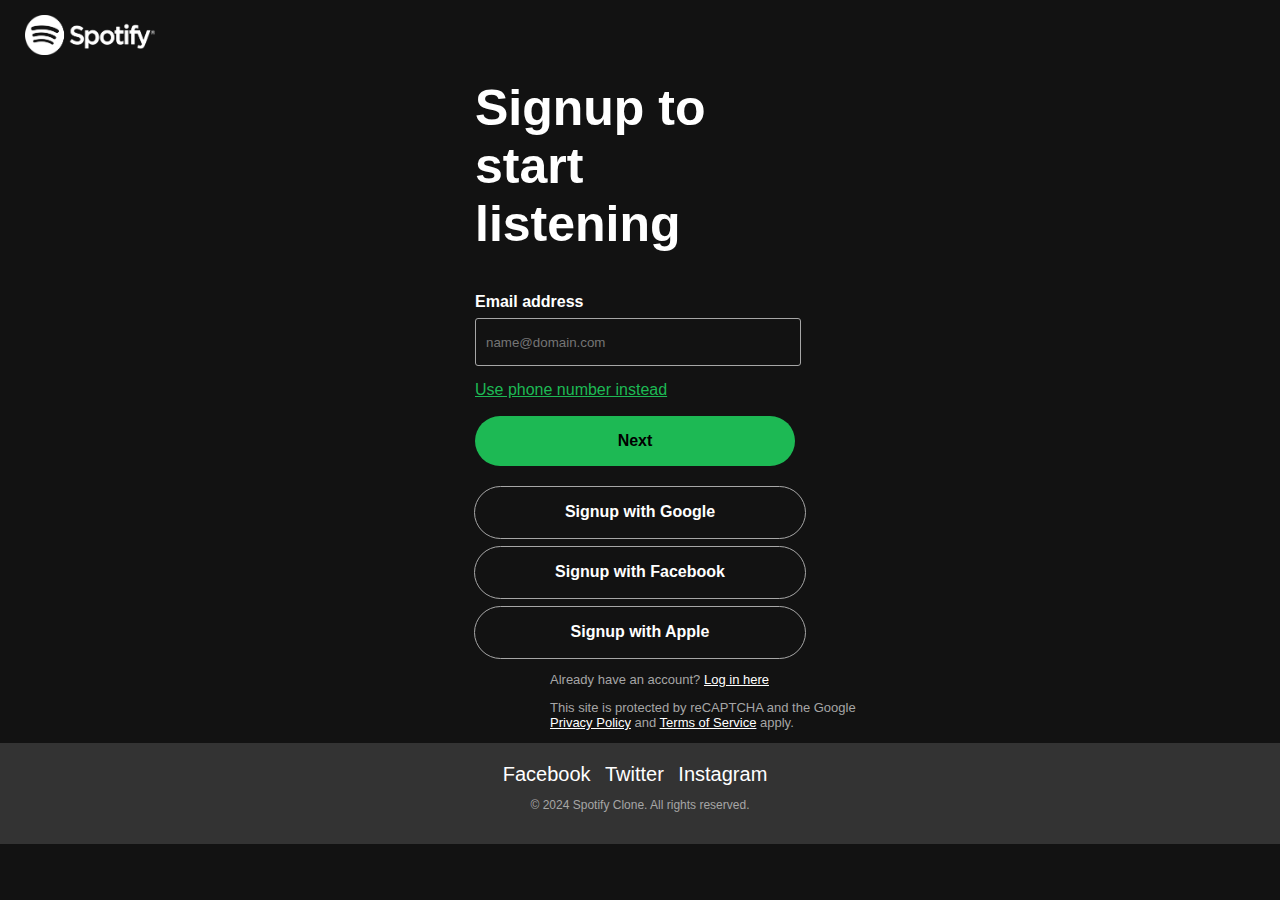
<file: signup.html>
<!DOCTYPE html>
<html lang="en">
<head>
    <link rel="stylesheet" href="signup.css">
    <meta charset="UTF-8">
    <meta name="viewport" content="width=device-width, initial-scale=1.0">
    <title>Document</title>
</head>
<body>
    <div class="logo">
        <img src="spo-logo.png" alt="spotify logo">
    </div>
    <div class="box">
        <h1>Signup to start <br>listening</h1>
        <label>
            <strong>Email address</strong>
            <br>
            <input type="text" placeholder="name@domain.com" class="input-box">
        </label>
        <br>
        <div>
            <a href="" class="ph-number">Use phone number instead</a>
        </div>
        <div>
            <button class="next">Next</button>
        </div>
    </div>
    <div class="signup-box">
        <span>Signup with Google</span>
    </div>

    <div class="signup-box">
      <span>Signup with Facebook</span>
    </div>

    <div class="signup-box">
      <span>Signup with Apple</span>
    </div>
    <footer class="footer">
        <div class="spotifyContain">
            <p>Already have an account? <a href="login.html">Log in here</a></p>
            <p>This site is protected by reCAPTCHA and the Google <br><a href="https://policies.google.com/privacy">Privacy Policy</a> and <a href="https://policies.google.com/terms">Terms of Service</a> apply.</p>
        </div>
    </footer>
    <footer class="footer-1">
        <ul class="social-icons">
            <li><a href="https://www.facebook.com/Spotify/" target="_blank">Facebook</a></li>
            <li><a href="https://twitter.com/Spotify?ref_src=twsrc%5Egoogle%7Ctwcamp%5Eserp%7Ctwgr%5Eauthor" target="_blank">Twitter</a></li>
            <li><a href="https://www.instagram.com/spotify/" target="_blank">Instagram</a></li>
        </ul>
        <p>&copy; 2024 Spotify Clone. All rights reserved.</p>
    </footer>
</body>
</html>
</file>
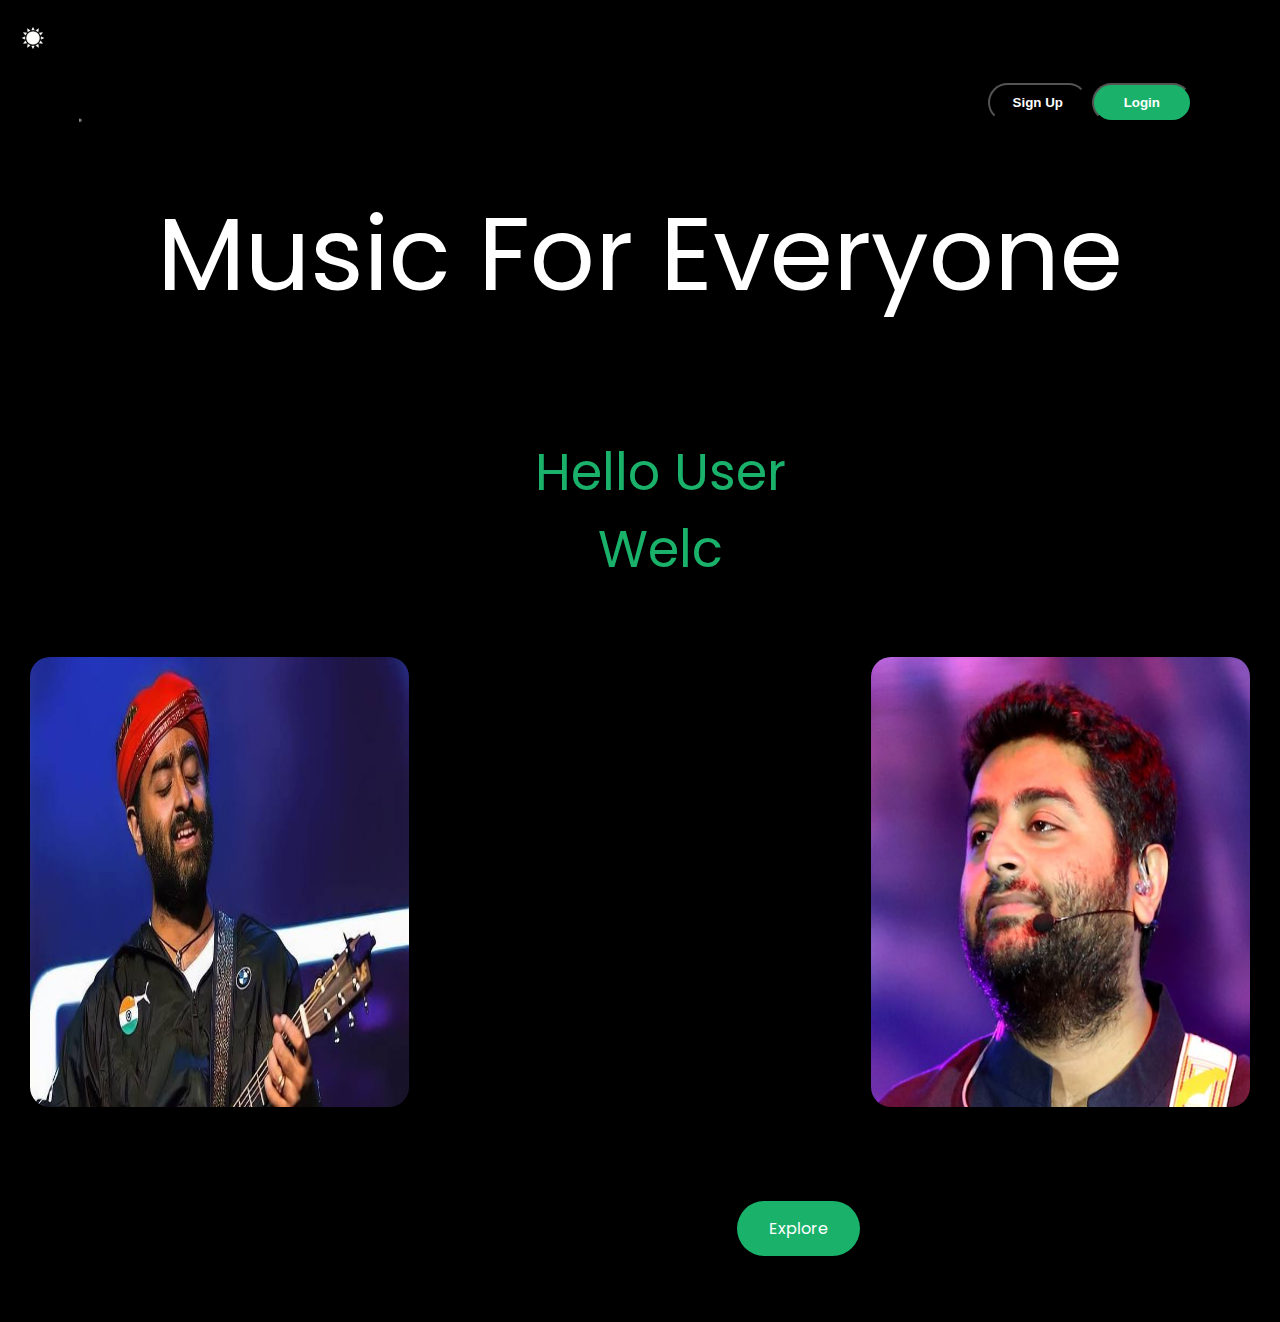
<file: home-page/home.html>
<!DOCTYPE html>
<html lang="en">

<head>
    <meta charset="UTF-8">
    <meta http-equiv="X-UA-Compatible" content="IE=edge">
    <meta name="viewport" content="width=device-width, initial-scale=1.0">
    <title>Home</title>
    <link rel="stylesheet" href="home.css">
    <link rel="stylesheet" href="https://unpkg.com/aos@next/dist/aos.css" />
    <link rel="icon" type="image/x-icon" href="favicon.png">
</head>

<body>
    <div class="light_dark">
        <img src="sun-icon.png" alt="" id="icon">
     </div>
    <audio src="kano-pichu-dako.mp3" class="myAudio" autoplay loop volume="1"></audio>
    <div class="nav-bar">
        <div class="vid">
            <video src="./Spotify.mp4" autoplay loop muted></video>
        </div>
        <!-- <img src="./spotify.png" alt=""> -->
        <div class="signup-login">
            <a href="../sign-in-and-login/sign_up_form.html"><button class="signup">Sign Up</button></a>
            <a href="../sign-in-and-login/login_form.html"><button class="login">Login</button></a>
        </div>
    </div>

    <br>

    <!-- <div class="melody">
        <img src="./mel.png" alt="">
    </div> -->
    <p class="intro" data-aos="fade-up">Music For Everyone</p>
    <div class="wrapper">
        <ul class="dynamic">
            <li><span>Hello User</span></li>
            <li class="say"><span>Welcome To Say Music</span></li>
        </ul>
        <br>
    </div>

    <div class="container" data-aos="fade-in">
        <div class="box one" data-aos="fade-left">
            <div class="card">
                <div class="front-card">
                    <img src="./arijit.jpeg" alt="">
                </div>
                <div class="back-card fst">
                    Say Music is a spotify clone dedicated to the all time no. 1 singer Arijit Singh
                </div>
            </div>
        </div>
        <div class="box two" data-aos="fade-left">

            <div class="card mid">
                <div class="front-card">
                    <iframe src="https://giphy.com/embed/RNsy0PmZj6Ajpff1Qm" width="80%" height="80%"
                        style="position:absolute" frameBorder="0" class="giphy-embed"></iframe>
                </div>
                <div class="back-card">
                    Experience the magical voice of Arijit Singh
                </div>
            </div>
        </div>
        <div class="box three" data-aos="fade-right">
            <div class="card">
                <div class="front-card">
                    <img src="./singh.jpg" alt="">
                </div>
                <div class="back-card fst">
                    Say Music is the one stop solution for all Arijit fans
                </div>
            </div>
        </div>
    </div>
    <br><br>
    <div class="end-grid">
        <div class="end-text" data-aos="fade-right">
            Your music.<br>Your podcast.<br>Your Home.
        </div>
        <div class="press">
            <a href="../index.html" class="snake-button">Explore</a>
        </div>
    </div>

</body>
<script src="home.js"></script>
<script src="https://unpkg.com/aos@next/dist/aos.js"></script>
<script>
    AOS.init({
        duration: 1000,
    });
</script>

</html>
</file>
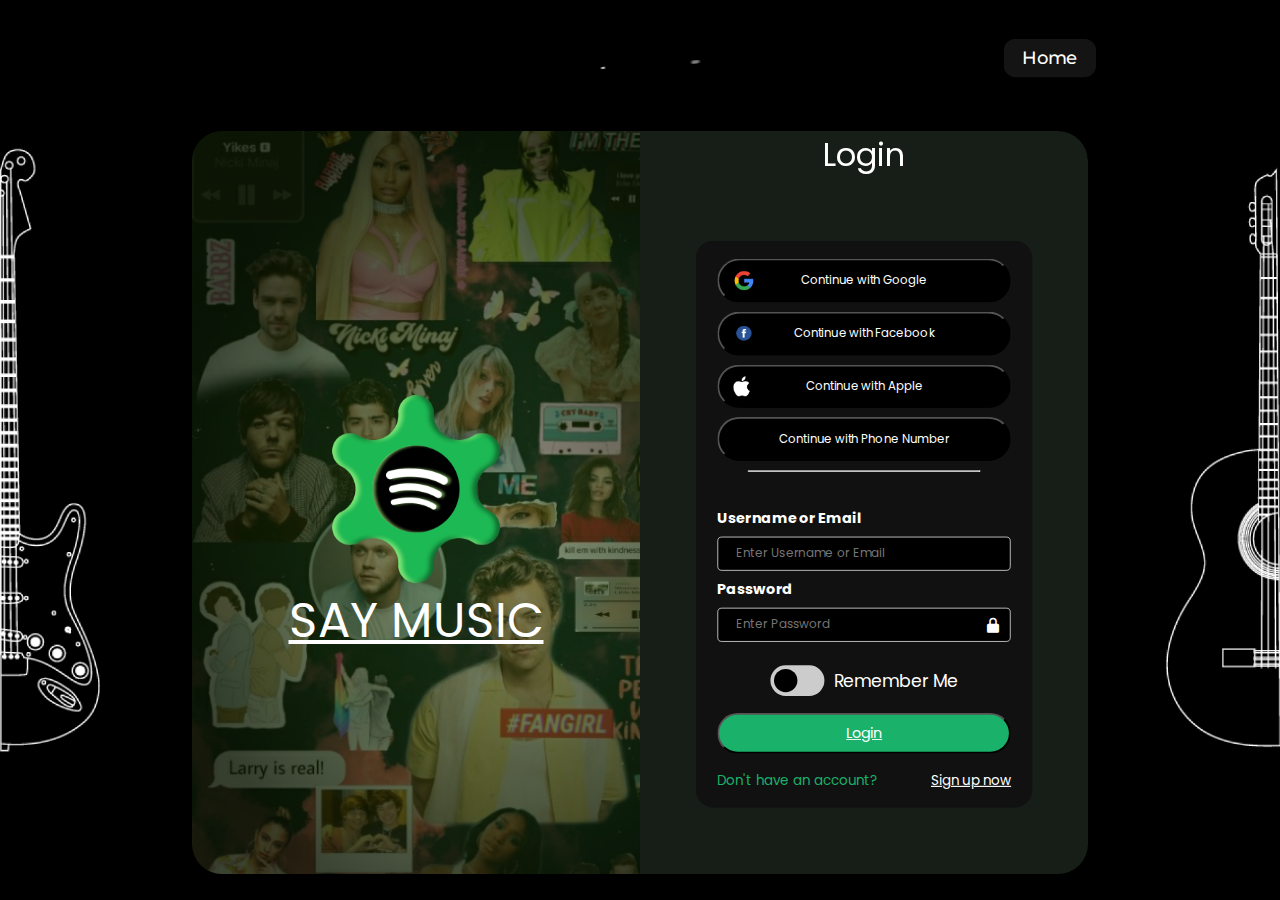
<file: sign-in-and-login/login_form.html>
<!DOCTYPE html>
<html lang="en">

<head>
    <meta charset="UTF-8">
    <meta http-equiv="X-UA-Compatible" content="IE=edge">
    <meta name="viewport" content="width=device-width, initial-scale=1.0">
    <title>Login</title>
    <link rel="shortcut icon" href="favicon.png" type="image/x-icon">
    <link href='https://unpkg.com/boxicons@2.1.4/css/boxicons.min.css' rel='stylesheet'>
    <link rel="stylesheet" href="login_form.css">
    <link rel="stylesheet" href="https://unpkg.com/aos@next/dist/aos.css" />
    <link rel="icon" type="image/x-icon" href="favicon.png">

    <style>
        @import url('https://fonts.googleapis.com/css2?family=Montserrat:wght@100;200;300;400;500;600;700;800;900&display=swap');

        .home {
            background: rgb(21, 20, 20);
            border-radius: 20px;
            padding: 1%;
            float: left;
            display: flex;
            font-family: 'Montserrat', sans-serif;
            align-items:center;
            width:max(10vw,10vh);
            height: max(3vw,3vh);
            font-size: 2.3vw;
            font-weight:500;
            justify-content: center;
            position: relative;
            overflow: hidden;
            transition: 0.8s;
            z-index: 10;
            position: fixed;
            top:0;
            right:10%;
            scale:0.6;
            
        }

        .home:hover{
            color:black;
            font-weight:700;
            /* text-shadow: 0 0 5px black; */
        }

        .home::before{
            content:"";
            position:absolute;
            width:0%;
            height:0%;
            left:50%;
            background: #1ab26b;
            z-index: -1;
            transition: 0.8s;
            top:50%;
            border-radius: 50%;
        }

        .home:hover::before{
            width: 400%;
            height: 400%;
            scale:200%;
            
        }

        .header,
        .topcard,
        .home {
            margin: 2vw;
        }
    </style>
</head>

<body>


    <div class="header">
        <div class="vid">
            <video src="./Spotify.mp4" autoplay loop muted></video>
        </div>
    </div>

    <a href="../index.html"><div class="home">
        Home
    </div></a>
    

    
    <div class="topcard">
        <div class="rightcard">
            <a href="../index.html">
                <div id="log-bg">
                    <div class="logo-photo"></div>
                    <p id="sm">SAY MUSIC</p>
                    
                </div>
            </a>
            

        </div>
        <div class="leftcard">
            <div class="login-header" data-aos="fade-up">
                <p>Login</p>
            </div>
            

            <br>
            <div class="login-box" data-aos="zoom-in">
                <div class="login-options">



                    <button id="nbtn2"> <img src="./google.png" height="25px" width="25px" alt=""> Continue with Google</button>

                    <button id="nbtn2"> <img src="./facebook.png" height="30px" width="30px" alt=""> Continue with
                        Facebook</button>

                    <button id="nbtn2"> <img src="./apple.png" height="25px" width="22px" alt=""> Continue with Apple</button>

                    <button id="nbtn2"> Continue with Phone Number</button>

                </div>
                <hr>
                <form name="loginForm" class="lform">
                    <div class="container">
                        <label for="uname"><b>Username or Email</b></label>
                        <input type="text" placeholder="Enter Username or Email" name="uname" id="name" required>
                        <p id="errormsg1" class="errormsg"></p>
                        <label for="psw"><b>Password</b></label>
                        <div class="passw">
                            <input type="password" placeholder="Enter Password" name="psw" required>
                             <i class='bx bxs-lock-alt' id="lock"></i>
                        </div>
                        <p id="errormsg2" class="errormsg"></p>
                    </div>
                    <div class="remember-me">
                        <label class="switch">
                            <input type="checkbox">
                            <span class="slider round"></span>
                        </label>
                        <p>Remember Me</p>
                    </div>
                    <div class="login-button">
                        <a href=""><button id="nbtn" type="submit" onclick="return validateForm()"
                                style="cursor: pointer;">Login</button></a>
                    </div>
                    <div class="log">
                        <p>Don't have an account?</p>
                        <a href="./sign_up_form.html">
                            <p><u>Sign up now</u></p>
                        </a>
                    </div>

                </form>
            </div>
        </div>
        
    </div>



    <img src="./guitar-1.png" class="guitar one" alt="">
    <img src="./guitar-2.png" class="guitar two" alt="">
</body>

<script src="https://unpkg.com/aos@next/dist/aos.js"></script>
<script src="./login_form.js"></script>
<script>
    let password = document.getElementById("psw");
    let lock = document.getElementById("lock");
    lock.onclick = function () {
        if (password.type == "password") {
            password.type = "text";
            lock.classList.remove("bxs-lock-alt");
            lock.classList.add("bxs-lock-open-alt");
        }
        else {
            password.type = "password";
            lock.classList.remove("bxs-lock-open-alt");
            lock.classList.add("bxs-lock-alt");
        }
    }
    AOS.init();
</script>

</html>
</file>
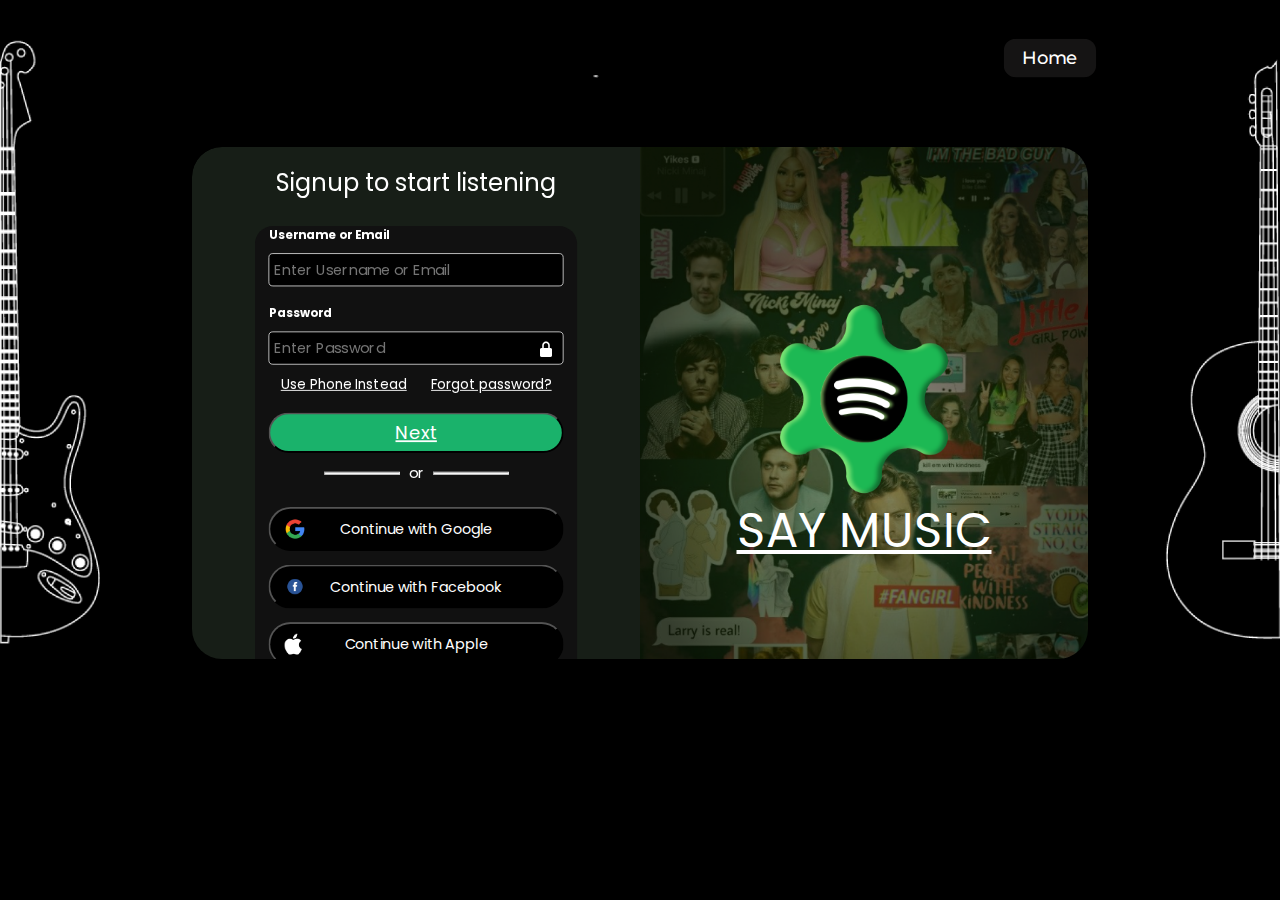
<file: sign-in-and-login/sign_up_form.html>
<!DOCTYPE html>
<html lang="en">

<head>
    <meta charset="UTF-8">
    <meta http-equiv="X-UA-Compatible" content="IE=edge">
    <meta name="viewport" content="width=device-width, initial-scale=1.0">
    <title>Sign up</title>
    <link rel="shortcut icon" href="favicon.png" type="image/x-icon">
    <link href='https://unpkg.com/boxicons@2.1.4/css/boxicons.min.css' rel='stylesheet'>
    <link rel="stylesheet" href="sign_up_form.css">
    <link rel="stylesheet" href="https://unpkg.com/aos@next/dist/aos.css" />
    <link rel="icon" type="image/x-icon" href="favicon.png">
    <style>
        @import url('https://fonts.googleapis.com/css2?family=Montserrat:wght@100;200;300;400;500;600;700;800;900&display=swap');

        .home {
            background: rgb(21, 20, 20);
            border-radius: 20px;
            padding: 1%;
            float: left;
            display: flex;
            font-family: 'Montserrat', sans-serif;
            align-items:center;
            width:max(10vw,10vh);
            height: max(3vw,3vh);
            font-size: 2.3vw;
            font-weight:500;
            justify-content: center;
            position: relative;
            overflow: hidden;
            transition: 0.8s;
            z-index: 10;
            position: fixed;
            top:0;
            right:10%;
            scale:0.6;
            
        }

        .home:hover{
            color:black;
            font-weight:700;
            /* text-shadow: 0 0 5px black; */
        }

        .home::before{
            content:"";
            position:absolute;
            width:0%;
            height:0%;
            left:50%;
            background: #1ab26b;
            z-index: -1;
            transition: 0.8s;
            top:50%;
            border-radius: 50%;
        }

        .home:hover::before{
            width: 400%;
            height: 400%;
            scale:200%;
            
        }

        .header,
        .topcard,
        .home {
            margin: 2vw;
        }
    </style>
</head>

<body>
    <div class="header">
        <div class="vid">
            <video src="./Spotify.mp4" autoplay loop muted></video>
        </div>
    </div>

    <a href="../index.html"><div class="button home">
        Home
    </div></a>
    <div class="topcard">
        <div class="leftcard">
            <div class="login-header" data-aos="fade-up">
                <p>Signup to start listening</p>
            </div>


            <div class="login-box" data-aos="zoom-in">


                <form name="loginForm" class="lform">
                    <div class="container">
                        <label for="uname"><b>Username or Email</b></label>
                        <input type="text" placeholder="Enter Username or Email" name="uname" id="name" required>
                        <p id="errormsg1" class="errormsg"></p>
                        <label for="psw"><b>Password</b></label>
                        <div class="passw">
                            <input type="password" id="psw" placeholder="Enter Password" name="psw" required>
                            <i class='bx bxs-lock-alt' id="lock"></i>
                        </div>
                        <p id="errormsg2" class="errormsg"></p>
                    </div>
                    <div class="use-phn">
                        <a>
                            <p><u>Use Phone Instead</u></p>
                        </a>
                        <a>
                            <p><u>Forgot password?</u></p>
                        </a>
                    </div>

                    <div class="login-button">
                        <a href=""><button id="nbtn" type="submit" onclick="return validateForm()">Next</button></a>
                    </div>
                    <div class="hr-line">
                        <hr>
                        <p>or</p>
                        <hr>
                    </div>

                    <div class="login-options">

                        <button id="nbtn2"> <img src="./google.png" height="25px" width="25px" alt=""> Continue with
                            Google</button>

                        <button id="nbtn2"> <img src="./facebook.png" height="30px" width="30px" alt=""> Continue with
                            Facebook</button>

                        <button id="nbtn2"> <img src="./apple.png" height="25px" width="22px" alt=""> Continue with Apple</button>
                    </div>
                    <div class="log">
                        <p>Already have an account?</p>
                        <a href="./login_form.html">
                            <p><u>Log in now</u></p>
                        </a>
                    </div>
                </form>
            </div>
        </div>
        <div class="rightcard">
            <a href="../index.html">
                <div id="log-bg">
                    <div class="logo-photo"></div>
                    <p id="sm">SAY MUSIC</p>
                </div>
            </a>

        </div>
    </div>



    <img src="./guitar-1.png" class="guitar one" alt="">
    <img src="./guitar-2.png" class="guitar two" alt="">
    <script src="signUp.js"></script>
</body>
<!-- <script src="./login_form.js"></script> -->
<script src="https://unpkg.com/aos@next/dist/aos.js"></script>
<script>
    let password = document.getElementById("psw");
    let lock = document.getElementById("lock");
    lock.onclick = function () {
        if (password.type == "password") {
            password.type = "text";
            lock.classList.remove("bxs-lock-alt");
            lock.classList.add("bxs-lock-open-alt");
        }
        else {
            password.type = "password";
            lock.classList.remove("bxs-lock-open-alt");
            lock.classList.add("bxs-lock-alt");
        }
    }
    AOS.init();
</script>

</html>
</file>
<file: signup.css>
body {
    background-color: #121212;
    margin: 0;
    padding: 0;
    display: block;
    color: white;
    justify-content: center;
    align-items: flex-start;
    min-height: 100vh;
    font-family: 'Franklin Gothic Medium', 'Arial Narrow', Arial, sans-serif;
}

img {
    max-width: 130px;
    height: 40px;
    margin-left: 25px;
    margin-top: 15px;
}

.box {
    text-align: left;
    width: 330px;
    margin: 0 auto;
    padding: 20px;
}

h1 {
    font-size: 50px;
    font-weight: bold;
    margin-top: 0;
    margin-bottom: 40px;
}

.input-box {
    background-color: transparent;
    margin-top: 7px;
    border: 2px solid #a6a6a6;
    border-radius: 3px;
    border-width: 0.2px;
    height: 44px;
    width: 320px;
    margin-bottom: 15px;
}

.input-box::placeholder {
    padding-left: 8px;
}

.ph-number {
    color: #1DB954;
}

.next {
    background-color: #1DB954;
    height: 50px;
    width: 320px;
    margin-top: 17px;
    border: 1px #1DB954;
    border-radius: 40px;
    font-size: 16px;
    font-weight: bold;
}

p {
    color: #a6a6a6;
}

p a {
    color: rgb(255, 255, 255);
}

.footer {
    padding-left: 550px;
    font-size: 13px;
}
.spotifycontain {
    font-weight: 100;
}

.signup-box {
    height: 35px;
    width: 320px;
    border: 1px solid #a6a6a6;
    border-radius: 40px;
    font-size: 16px;
    font-weight: bold;
    width: 330px;
    margin: 0 auto;
    text-align: center;
    margin-bottom: 7px;
    padding-top: 16px;
}
.signup-box:hover {
    border-color: aliceblue;
}
body {
    margin: 0;
    padding: 0;
    font-family: Arial, sans-serif;
}
.footer-1 {
    background-color: #333;
    color: #fff;
    text-align: center;
    padding: 20px;
}
.social-icons {
    list-style: none;
    padding: 0;
    margin: 0;
}
.social-icons li {
    display: inline-block;
    margin-right: 10px;
}
.social-icons a {
    text-decoration: none;
    color: #fff;
    font-size: 20px;
}

.footer-1 p {
    font-size: 12px;
}
</file>
<file: home-page/home.css>
@import url('https://fonts.googleapis.com/css2?family=Poppins:wght@700&display=swap');

body{
    /* background-color: black; */
    background-color: var(--background-color1);
}

.nav-bar{
    position: absolute;
    display: flex;
    align-items: center;
    justify-content: space-around;
    /* background-color: rgba(17,17,17,1); */
    /* background-color: black; */
    background-color: var(--background-color2);
    height: 10vh;
    width: 98vw;
    gap: 50vw;
    border-radius: 20px;
}

.nav-bar > img{
    height: 50px;
}

.vid{
    position: relative;
    height: 20vh;
    width: 10vw;
}

.vid > video {
    position: absolute;
    top: 0;
    left: 0;
    width: 100%;
    height: 100%;
    object-fit:cover;
    
  }

.signup, .login{
    /* position: absolute; */
    background-color: black;
    padding: 10px;
    border-radius: 20px;
    color: white;
    font-weight: 600;
    width: 100px;
    cursor: pointer;
}

.login{
    background-color: #1ab26b;
}

.intro{
    text-align: center;
    /* color: white; */
    color: var(--primary-color1);
    font-family: 'Poppins', sans-serif;
    font-size: 8vw;
}

.wrapper{
    color: #1ab26b
}

.dynamic {
    list-style: none;
    text-align: center;
    font-family: 'Poppins', sans-serif;
    font-size: 4vw;
}

.end-grid{
    display: grid;
    grid-template-columns: 1fr 3fr;
}

.press{
    display: flex;
    justify-content: center;
    align-items: center;
}



.container{
    display: flex;
    align-items: center;
    justify-content: space-evenly;
    gap: 20px;
}

.box{
    background-color: transparent;
    height: 50vh;
    width: 30%;
}

/* .two{
    display: flex;
    align-items: center;
    justify-content: center;
    position: relative;
} */

.card{
    position: relative;
    display: flex;
    justify-content: center;
    align-items: center;
    border-radius: 20px;
    height: 100%;
    width: 100%;
    transform-style: preserve-3d;
    transition: all 0.5s ease;

}

.card:hover{
    transform: rotateY(180deg);
}

.front-card{
    position: absolute;
    display: flex;
    justify-content: center;
    align-items: center;
    border-radius: 20px;
    width: 100%;
    height: 100%;
    backface-visibility: hidden;
}

.front-card > img{
    position: absolute;
    width: 100%;
    height: 100%;
    border-radius: 20px;
    
}

.album{
    position: absolute;
    height: 50px;
    width: 50px;
    border-radius: 50%;
    left: 60px;
}

.mid{
    background-color: transparent;
    transition: all 0.1s ease;
}



.back-card{
    display: flex;
    align-items: center;
    justify-content: center;
    position: absolute;
    border-radius: 20px;
    width: 100%;
    height: 100%;
    backface-visibility: hidden;
    overflow: hidden;
    font-family: 'Poppins', sans-serif;
    background-color: rgba(17,17,17,1);
    transform: rotateY(180deg);
    color: aliceblue;
    font-size: 45px;
    text-align: center;
}

.fst{
    padding: 20px;
    font-size: 30px;
}

.mid > .back-card{
    font-family: 'Poppins', sans-serif;
    background-color: rgba(17,17,17,1);
}

.end-text{
    display: inline-block;
    font-family: 'Poppins', sans-serif;
    color: white;
    font-size: 3vw;
}



.snake-button {
    background-color: #1ab26b;
    font-family: 'Poppins', sans-serif;
    border: none;
    color: white;
    padding: 15px 32px;
    text-align: center;
    text-decoration: none;
    display: inline-block;
    font-size: 16px;
    margin: 4px 2px;
    cursor: pointer;
    border-radius: 50px;
    animation: snake 2s infinite;
  }
  
  @keyframes snake {
    0% {
      box-shadow: 0 0 0 0 rgba(76, 175, 80, 0.7);
    }
  
    25% {
      box-shadow: 0 0 0 10px rgba(76, 175, 80, 0.7);
    }
  
    50% {
      box-shadow: 0 0 0 20px rgba(76, 175, 80, 0.7);
    }
  
    75% {
      box-shadow: 0 0 0 10px rgba(76, 175, 80, 0.7);
    }
  
    100% {
      box-shadow: 0 0 0 0 rgba(76, 175, 80, 0.7);
    }
  }

@media (max-width: 1226px) {
    .nav-bar{
        position: relative;
        top: 0.2vh;
        height: 150px;
        display: flex;
        /* width: 3vw; */
        justify-content: center;
    }
    /* .container{
        display: flex;
        flex-direction: column;
        align-items: center;
        justify-content: center;
    } */
    .vid{
        position: relative;
        width: 25vw;
        height: 10vh;
    }

    .intro{
        position: relative;
    }

    .signup-login{
        display: flex;
        flex-direction: column;
        gap: 10px;
    }

    .signup, .login{
        width: 70px;
        height: 40px;
        padding: 5px;
    }
}

::-webkit-scrollbar{
    width: 15px;
  }
  
  ::-webkit-scrollbar-track{
    /* background: linear-gradient(#7ab6e0,#7ab6e0,#7ab6e0,#ffffff, #edbb00 #ffffff,#7ab6e0,#7ab6e0, #7ab6e0); */
    background: linear-gradient(#1ed760,#00ff59,#80c019,rgba(17,17,17,0.8));
    border-radius: -20px;
  }
  
  ::-webkit-scrollbar-thumb{
    background: linear-gradient(#1ed760,#80c019);
    border-radius: 20px;
    border: 2px solid #000;
  }

@media (max-width: 800px){
    .container{
        flex-direction: column;
        justify-content: center;
        align-items: center;
    }

    .front-card > img{
        height: 50vh;
    }
    .container{
        gap: 5vh;
    }

    .box{
        height: 300px;
        width: 300px;
    }

    /* .card{
        top: 20vh;
        height: 100px;
        width: 90vw;
    } */

    .front-card{
        height: 300px;
        width: 400px;
    }

    .back-card{
        height: 300px;
        width: 300px;
    }

    .end-grid{
        position: relative;
        top: 30px;
        display: flex;
        flex-direction: column;
        align-items: center;
        justify-content: center;

    }
}


#icon {
    width: 30px;
    height: 30px;
    cursor: pointer;
    margin-top: 15px;
    margin-left: 10px;
  }
  
  #icon:hover {
    transform: scale(1.1);
  }

  .end-text{
    /* color: white; */
    color: var(--primary-color2);
  }

  :root{
    --background-color1:black;
    --background-color2:black;
    --primary-color1:white;
    --primary-color2:white;
  }
  .dark-theme{
    --background-color1:white;
    --background-color2:white;
    --primary-color1:black;
    --primary-color2:black;
  }
</file>
<file: sign-in-and-login/login_form.css>
@import url('https://fonts.googleapis.com/css2?family=Poppins:wght@700&display=swap');

* {
    margin: 0;
    padding: 0;
    color: white;
    font-family: 'Poppins', sans-serif;
}

body {
    background-color: black;
    display: flex;
    flex-direction: column;
    align-items: center;
    justify-content: center;
    /* overflow-y: scroll; */
}


.header {
    display: flex;
    align-items: center;
    justify-content: center;
    height: 15vh;
    /* background-color: aqua; */
    border-radius: 20px;
}

.vid {
    position: relative;
    height: 20vh;
    width: 20vw;
}

.vid>video {
    position: absolute;
    top: 0;
    left: 0;
    width: 100%;
    height: 100%;
    object-fit: cover;

}

p {
    font-size: 3rem;
    text-align: center;
}

.login-box {
    position: relative;
    display: flex;
    flex-direction: column;
    align-items: center;
    justify-content: center;
    /* left: 35%; */
    height: 50vh;
    min-width: 30vw;
    background-color: rgba(17, 17, 17, 1);
    border-radius: 20px;
    /* border:2px solid aqua; */
    scale:0.9;
    gap: 20px;
}

.login-options {
    display: flex;
    flex-direction: column;
    align-items: center;
    gap: 15px;
}

.login-options button {
    cursor: pointer;
}

.errormsg {
    text-align: left;
    font-size: 15px;
    font-weight: normal;
    color: red;
    display: flex;
    max-width: 327px;
    word-wrap: break-word;

}

hr {
    /* background-color: aqua; */
    width: 20vw;
}

button {
    /* position: absolute; */
    display: flex;
    gap: 10px;
    justify-content: center;
    align-items: center;
    top: 10px;
    width: 20vw;
    height: 7vh;
    border-radius: 30px;
    background-color: black;
}

.container {
    display: flex;
    flex-direction: column;
}

input[type=text],
input[type=password] {
    width: 20vw;
    padding: 12px 20px;
    margin: 8px 0;
    display: inline-block;
    border: 1px solid #ccc;
    box-sizing: border-box;
    border-radius: 5px;
    background-color: black;
    color: #fff;
}

.login-button>button {
    background-color: #1ab26b;
}

.switch {
    position: relative;
    display: inline-block;
    width: 60px;
    height: 34px;
}

.switch input {
    opacity: 0;
    width: 0;
    height: 0;
}

.slider {
    position: absolute;
    cursor: pointer;
    top: 0;
    left: 0;
    right: 0;
    bottom: 0;
    background-color: #ccc;
    -webkit-transition: .4s;
    transition: .4s;
    border-radius: 20px;
}

.slider:before {
    position: absolute;
    content: "";
    height: 26px;
    width: 26px;
    left: 4px;
    bottom: 4px;
    background-color: black;
    -webkit-transition: .4s;
    transition: .4s;
    border-radius: 20px;
}

input:checked+.slider {
    background-color: #1ab26b;
}

input:focus+.slider {
    box-shadow: 0 0 1px #1ab26b;
}

input:checked+.slider:before {
    -webkit-transform: translateX(26px);
    -ms-transform: translateX(26px);
    transform: translateX(26px);
}

.remember-me {
    display: flex;
    align-items: center;
    justify-content: center;
    gap: 10px;
}

.remember-me>p {
    font-size: 1.2rem;
}

.lform {
    display: flex;
    flex-direction: column;
    gap: 10px;
}

.passw {
    display: flex;
    align-items: center;
    position: relative;
}

.passw i {
    position: absolute;
    right: 0;
    transform: translate(-50%);
    font-size: 20px;
}

#lock {
    cursor: pointer;
}

#toggle-password {
    position: absolute;
    top: 50%;
    right: 0;
    transform: translateY(-50%);
    cursor: pointer;
}

::-webkit-scrollbar {
    width: 15px;
}

::-webkit-scrollbar-track {
    background: black;
}

::-webkit-scrollbar-thumb {
    /* background: #1AB26B; */
    background: transparent;
    border-radius: 10px;
}

.guitar {
    position: absolute;
    height: 100vh;
}

.one {
    position: fixed;
    left: 0px;
}

.two {
    position: fixed;
    right: 0px;
}

button[type=submit] {
    background-color: #1ab26b;
    font-size: 20px;
}

.log {
    display: flex;
    justify-content: space-between;
}

.log>p,
.log>a>p {
    font-size: 15px;
    color: #1ab26b;
}

a:hover {
    cursor: pointer;
}

/* @media screen and (max-width:850px) { */

.header {
    height: 6vh;
}

.vid {
    height: inherit;
}

.login-header{
    margin-bottom:5px;
}

.login-header>p {
    font-size: 2rem;
}

.login-box {
    min-width: max-content;
    height: 70vh;
}

.login-options {
    gap: unset;
    width: 100%;
    padding: 0 1rem;
    box-sizing: border-box;
    height: 40%;
    justify-content: space-around;
}

.login-options>button {
    width: 100%;
    position: relative;
    height: 25%;
    /* margin: 10px 0; */
    margin-top: 10px;
    font-size: small;
}

.login-options>button>img {
    height: 50%;
    width: unset;
    position: absolute;
    left: 5%;
}

.lform {
    padding: 0 1rem;
    box-sizing: border-box;
    height: 60%;
    width: 100%;
    gap: unset;
    justify-content: space-evenly;
    /* font-size: x-small; */
}

.lform>.container input {
    width: -webkit-fill-available;
    padding: 8px 20px;
}



.login-button button {
    font-size: 1rem;
    width: 100%;
    height: 5vh;
}

input:checked+.slider:before {
    right: 2px;
    left: unset;
    -webkit-transform: unset;
    -ms-transform: unset;
    transform: unset;
}



.guitar {
    z-index: -1;
}

.login-box {
    width: max-content;
    padding: 0 .5rem;
}

body {
    height: 100vh;
    
}

::-webkit-scrollbar {
    width: 15px;
}

::-webkit-scrollbar-track {
    /* background: linear-gradient(#7ab6e0,#7ab6e0,#7ab6e0,#ffffff, #edbb00 #ffffff,#7ab6e0,#7ab6e0, #7ab6e0); */
    background: linear-gradient(#1ed760, #00ff59, #80c019, rgba(17, 17, 17, 0.8));
    border-radius: -20px;
}

::-webkit-scrollbar-thumb {
    background: linear-gradient(#1ed760, #80c019);
    border-radius: 20px;
    border: 2px solid #000;
}

.commonAttr {
    width: 100% !important;
}

.topcard {
    display: flex;
    flex-direction: row;
    border-radius: 30px;
    justify-content: center;
    width: 70vw;
    overflow:hidden;
    justify-content: center;
    /* min-width: 60vw; */
    flex-wrap: wrap;
    height: 100vw;
    transition: cubic-bezier(0.87, -0.02, 0, 1.06) 0.2s;
    
}

.topcard:hover {
    box-shadow: 0px 0px 30px rgb(65, 125, 65);
}



.leftcard,
.rightcard {
    width: 50%;
}

.leftcard {
    background: rgb(23, 30, 23);
    padding-bottom: 10%;
    display: flex;
    justify-content: center;
    flex-direction: column;
    border-radius: 0 30px 30px 0;
}

.button{
    z-index: 2;
}

.rightcard {

    border-radius: 30px 0px 0px 30px;
    z-index: -1;
    padding-bottom: 10px ;
    /* border:2px solid blue; */

}

#log-bg {
    height: 100%;
    background-image: url("loginbg.png");
    background-size: cover;
    display: flex;
    /* filter: brightness(1); */
    justify-content: center;
    align-items: center;
    flex-direction: column;
}





.login-box {
    position: relative;
    display: flex;
    flex-direction: column;
    align-items: center;
    justify-content: center;
    /* left: 35%; */
    background-color: rgba(17, 17, 17, 1);
    border-radius: 20px;
    margin: auto;
    width: 80%;

    transition: ease-in-out 2s;

}

#nbtn:hover{
    scale:1;
    transition: cubic-bezier(0.075, 0.82, 0.165, 1) 0.3s;
    background-color: #37de90;
}

#nbtn2{
    transition: cubic-bezier(0.075, 0.82, 0.165, 1) 0.3s;
}

#nbtn2:hover{
    background-color: rgb(60, 60, 60);
}

#ntxt{
    transition: cubic-bezier(0.075, 0.82, 0.165, 1) 0.3s;
    color:grey;
}



/* .login-box:hover{
    transition: ease-in-out 2s;
    box-shadow: 0px 0px 20px white;
} */


.logo-photo {
    background-image: url("favicon.png");
    width: 15vw;
    min-width: 60px;
    height: 15vw;
    min-height: 60px;
    background-size: cover;
    background-repeat: no-repeat;
}

.logo-photo:hover {
    cursor: pointer;
}

::-webkit-scrollbar {
    width: 15px;
}

::-webkit-scrollbar-track {
    /* background: linear-gradient(#7ab6e0,#7ab6e0,#7ab6e0,#ffffff, #edbb00 #ffffff,#7ab6e0,#7ab6e0, #7ab6e0); */
    background: linear-gradient(#1ed760, #00ff59, #80c019, rgba(17, 17, 17, 0.8));
    border-radius: -20px;
}

::-webkit-scrollbar-thumb {
    background: linear-gradient(#1ed760, #80c019);
    border-radius: 20px;
    border: 2px solid #000;
}

@media screen and (min-width:320px) and (max-width: 1100px) {
    .topcard {
        width: 60vw;
        background-image: url("loginbg.png");
        background-size: cover;
        border-radius: 10px;
        height: fit-content;
        padding: 6%;
        width: fit-content;
    }

    .leftcard {
        /* border: 2px solid red; */
        border-radius: 10px;
        margin: auto;
        width: 100%;
        height: 100%;
        scale: 1;
        padding: 4%;
    }

    .login-box {
        padding: 4%;
        padding-left: 0%;
    }

    .rightcard {
        display: none;
    }

}

@media screen and (min-width:1101px) and (max-width: 1320px) {
    .login-box {
        scale: 0.9;
    }

}


@media screen and (min-width:900px) and (max-width:1100px) {
    .login-box {
        height: 50vh;
    }
    .home{
        width: 20vw;
        height: 6vw;
    }

}


@media screen and (min-width:601px) and (max-width:899px)  {
    .login-box {
        height: 50vh;
    }
    .home{
        width: 30vw;
        height: 9vw;
        font-size: 5vw;
        right:5%;
        /* border:8px solid blue; */
    }

    .header{
        width:25vw;
        height:10vw;
        /* border:8px solid blue; */
        /* overflow:hidden; */
    }
    .header video{
        scale:1.9;
        z-index: 10;
        /* border:2px solid red; */
    }

}


@media screen and (min-width:381px) and (max-width:600px) {

    .log>p,
    .log>a>p {
        font-size: small;
    }

    .login-button button {
        font-size: 1rem;
    }

    .remember-me>p {
        font-size: x-small;
    }

    .lform {
        font-size: x-small;
    }

    .remember-me {
        justify-content: flex-start;
    }

    .switch {
        width: unset;
        aspect-ratio: 2/1;
        height: 90%;
    }

    .slider::before {
        height: 80%;
        width: unset;
        left: 2px;
        bottom: 10%;
        aspect-ratio: 1/1;
        top: 10%;
    }



    .login-button button {
        /* font-size: 1rem; */
        width: 100%;
        height: 5vh;
    }

    input:checked+.slider:before {
        right: 2px;
        left: unset;
        -webkit-transform: unset;
        -ms-transform: unset;
        transform: unset;
    }
    
    .home{
        width: 50vw;
        height: 15vw;
        font-size: 5vw;
        right:5%;
        z-index: 40;
        /* border:8px solid blue; */
    }

    .header{
        width:25vw;
        height:10vw;
        z-index:-10;
        /* border:8px solid blue; */
        overflow:hidden;
        background:#ccc;
    }
    .header video{
        scale:1.9;
        z-index: 01;
        /* border:2px solid red; */
    }

}

@media(max-width:380px) {
    .topcard {
        width: 100%;
        padding: 0;
    }

    .leftcard {
        width: 100% !important;
        margin: auto;
        
        display: block;
    }

    .login-header {
        width: 100%;
        text-align: center;
        margin-bottom:5px;
        
    }

    .login-box {
        width: 100%;
        margin: auto;
    }

    .home{
        width: 50vw;
        height: 15vw;
        font-size: 5vw;
        right:-10%;
        top:3%;
        z-index: 40;
        /* border:8px solid blue; */
    }

    .header{
        width:25vw;
        height:10vw;
        z-index:-10;
        /* border:8px solid blue; */
        overflow:hidden;
        background:#ccc;
    }
    .header video{
        scale:1.9;
        z-index: 01;
        /* border:2px solid red; */
    }

}
</file>
<file: sign-in-and-login/sign_up_form.css>
@import url('https://fonts.googleapis.com/css2?family=Poppins:wght@700&display=swap');

* {
    margin: 0;
    padding: 0;
    color: white;
    font-family: 'Poppins', sans-serif;
}

body {
    /* background-color: rgb(16, 116, 3); */
    background-color: black;
    ;
    display: flex;
    flex-direction: column;
    align-items: center;
    justify-content: center;
}

.header {
    display: flex;
    align-items: center;
    justify-content: center;
    height: 4.4em;
    background-color: aqua;
    border-radius: 20px;
    margin: 4vh;
}

.errormsg {
    text-align: left;
    font-size: 15px;
    font-weight: normal;
    color: red;
    display: flex;
    max-width: 327px;
    word-wrap: break-word;

}

.vid {
    position: relative;
    height: 20vh;
    width: 20vw;
}

.vid>video {
    position: absolute;
    top: 0;
    left: 0;
    width: 100%;
    height: 100%;
    object-fit: cover;

}

p {
    font-size: 3rem;
    text-align: center;
}

.passw {
    display: flex;
    align-items: center;
    position: relative;
}

.passw i {
    position: absolute;
    right: 0;
    transform: translate(-50%);
    font-size: 20px;
}

#lock {
    cursor: pointer;
}

.login-options {
    display: flex;
    flex-direction: column;
    align-items: center;
    gap: 15px;
}

.login-options button {
    cursor: pointer;
}

#nbtn2{
    transition: cubic-bezier(0.075, 0.82, 0.165, 1) 0.3s;
}

#nbtn2:hover{
    background-color: rgb(60, 60, 60);
}

#ntxt{
    transition: cubic-bezier(0.075, 0.82, 0.165, 1) 0.3s;
    color:grey;
}

.hr-line {
    display: flex;
    align-items: center;
    justify-content: center;
    gap: 10px;
}

.hr-line>p {
    font-size: 1rem;
}

hr {
    background-color: white;
    width: 25%;
    height: 1%;
}

.use-phn {
    display: flex;
    justify-content: space-between;
}

.log {
    display: flex;
    justify-content: space-between;
}

.log>p,
.log>a>p {
    font-size: 15px;
    color: #1ab26b;
}

.use-phn>a>p {
    font-size: 15px;
    color: #1ab26b;
}

a:hover {
    cursor: pointer;
}

button {
    /* position: absolute; */
    display: flex;
    gap: 10px;
    justify-content: center;
    align-items: center;
    top: 10px;
    width: 20vw;
    height: 7vh;
    border-radius: 30px;
    background-color: black;
    transition: box-shadow 0.3s ease-in-out;
}


.container {
    display: flex;
    flex-direction: column;
}

input[type=text],
input[type=password] {
    width: 20vw;
    padding: 12px 20px;
    margin: 8px 0;
    display: inline-block;
    border: 1px solid #ccc;
    box-sizing: border-box;
    border-radius: 5px;
    background-color: black;
    color: #fff;
}

.login-button>button {
    background-color: #1ab26b;
}
#nbtn:hover{
    scale:1;
    background-color: #37de90;
}

.switch {
    position: relative;
    display: inline-block;
    width: 60px;
    height: 34px;
}

.switch input {
    opacity: 0;
    width: 0;
    height: 0;
}

.slider {
    position: absolute;
    cursor: pointer;
    top: 0;
    left: 0;
    right: 0;
    bottom: 0;
    background-color: #ccc;
    -webkit-transition: .4s;
    transition: .4s;
    border-radius: 20px;
}

.slider:before {
    position: absolute;
    content: "";
    height: 26px;
    width: 26px;
    left: 4px;
    bottom: 4px;
    background-color: black;
    -webkit-transition: .4s;
    transition: .4s;
    border-radius: 20px;
}

input:checked+.slider {
    background-color: #1ab26b;
}

input:focus+.slider {
    box-shadow: 0 0 1px #1fc678;
}

input:checked+.slider:before {
    -webkit-transform: translateX(26px);
    -ms-transform: translateX(26px);
    transform: translateX(26px);
}

.remember-me {
    display: flex;
    align-items: center;
    justify-content: center;
    gap: 10px;
}

.remember-me>p {
    font-size: 1.2rem;
}

.lform {
    display: flex;
    flex-direction: column;
    gap: 10px;
}

#toggle-password {
    position: absolute;
    top: 50%;
    right: 0;
    transform: translateY(-50%);
    cursor: pointer;
}

::-webkit-scrollbar {
    width: 15px;
}

::-webkit-scrollbar-track {
    background: black;
}

::-webkit-scrollbar-thumb {
    /* background: #1AB26B; */
    background: transparent;
    border-radius: 10px;
}

.guitar {
    position: absolute;
    height: 100vh;
}

.one {
    position: fixed;
    left: 0px;
}

.two {
    position: fixed;
    right: 0px;
}

button[type=submit] {
    background-color: #1ab26b;
    font-size: 20px;
}


.login-header p {
    margin-top: 2vh;
    font-size: x-large;
}

.guitar {
    z-index: -1;
}


.vid {
    height: 100%;
}

.lform {
    height: 100%;
    gap: unset;
    justify-content: space-evenly;
    /* width: 100%; */
    padding: 0px 15px;
    box-sizing: border-box;
}

.lform>.container {
    font-size: small;
    gap: 10px;
    padding: unset;
}

.lform>.container input {
    width: 100%;
    margin: unset;
    padding: 5px;
    font-size: medium;
}

.use-phn {
    justify-content: space-around;
}

.login-options {
    gap: unset;
}

.login-options button {
    font-size: medium;
    margin-top: 15px;
}

@media screen and (max-width:650px) {
    .use-phn>a>p {
        font-size: x-small;
    }

    .log p,
    .log a p {
        font-size: x-small;
    }

    .login-options button {
        font-size: small;
    }


}


.login-button {
    width: 100%;
    box-sizing: border-box;
    margin-top: 10px;
    margin-bottom: 20px;

}


.login-button button {
    width: 100%;
    box-sizing: border-box;
    height: 5vh;
    position: relative;
    cursor: pointer;
    transition:cubic-bezier(0.075, 0.82, 0.165, 1) 0.3s;
}

.login-options {
    margin-bottom: 20px;
}

.login-options button {
    width: -webkit-fill-available;
    height: unset;
    padding: 10px 0;
    position: relative;
    width: 100%;

}

.login-options button>img {
    height: 50%;
    width: unset;
    position: absolute;
    left: 5%;
}

.log {
    justify-content: space-around;
}

.container {
    justify-content: space-around;
}


.login-box {
    min-width: max-content;
}


/* ============================ */
.topcard {
    display: flex;
    flex-direction: row;
    justify-content: center;
    border-radius: 20px;
    width: 70vw;
    justify-content: center;
    /* min-width: 60vw; */
    flex-wrap: wrap;
    height: max(40vw, 40vh);
    /* border:4px solid red; */
    overflow: hidden;
    transition: cubic-bezier(0.87, -0.02, 0, 1.06) 0.2s;
    border-radius: 30px;
}

.topcard:hover {
    box-shadow: 0px 0px 30px rgb(65, 125, 65);
}



.leftcard,
.rightcard {
    width: 50%;
}

.leftcard {
    background: rgb(23, 30, 23);
    border-radius: 30px 0px 0px 30px;
    padding: auto;
    display: flex;
    justify-content: center;
    flex-direction: column;
}

.rightcard {

    border-radius: 0px 30px 30px 0px;
    z-index: -1;
}

#log-bg {
    height: 100%;
    background-image: url("loginbg.png");
    background-size: cover;
    display: flex;
    /* filter: brightness(1); */
    justify-content: center;
    align-items: center;
    flex-direction: column;
}





.login-box {
    position: relative;
    display: flex;
    flex-direction: column;
    align-items: center;
    justify-content: center;
    /* left: 35%; */
    background-color: rgba(17, 17, 17, 1);
    border-radius: 20px;
    margin: auto;
    width: 80%;

    transition: ease-in-out 2s;

}

/* .login-box:hover{
    transition: ease-in-out 2s;
    box-shadow: 0px 0px 20px white;
} */


.logo-photo {
    background-image: url("favicon.png");
    width: 15vw;
    min-width: 60px;
    height: 15vw;
    min-height: 60px;
    background-size: cover;
    background-repeat: no-repeat;
}

.logo-photo:hover {
    cursor: pointer;
}

::-webkit-scrollbar {
    width: 15px;
}

::-webkit-scrollbar-track {
    /* background: linear-gradient(#7ab6e0,#7ab6e0,#7ab6e0,#ffffff, #edbb00 #ffffff,#7ab6e0,#7ab6e0, #7ab6e0); */
    background: linear-gradient(#1ed760, #00ff59, #80c019, rgba(17, 17, 17, 0.8));
    border-radius: -20px;
}

::-webkit-scrollbar-thumb {
    background: linear-gradient(#1ed760, #80c019);
    border-radius: 20px;
    border: 2px solid #000;
}

@media screen and (min-width:320px) and (max-width: 1100px) {
    .topcard {
        width: 60vw;
        background-image: url("loginbg.png");
        background-size: cover;
        border-radius: 10px;
        height: fit-content;
        padding: 6%;
        width: fit-content;
    }

    .leftcard {
        /* border: 2px solid red; */
        border-radius: 10px;
        margin: auto;
        width: 100%;
        height: 100%;
        scale: 1;
        padding: 4%;
    }

    .login-box {
        padding: 4%;
        padding-left: 0%;
    }

    .rightcard {
        display: none;
    }

}

@media screen and (min-width:1101px) and (max-width: 1320px) {
    .login-box {
        scale: 0.9;
    }

}

@media screen and (min-width:900px) and (max-width:1100px) {
    .login-box {
        height: 50vh;
    }
    .home{
        width: 20vw;
        height: 6vw;
    }

}

@media screen and (min-width:601px) and (max-width:899px)  {
    .home{
        width: 30vw;
        height: 9vw;
        font-size: 5vw;
        right:5%;
        /* border:8px solid blue; */
    }

    .header{
        width:25vw;
        height:10vw;
        /* border:8px solid blue; */
        /* overflow:hidden; */
    }
    .header video{
        scale:1.9;
        z-index: 10;
        /* border:2px solid red; */
    }
}

@media screen and (min-width:381px) and (max-width:600px) {
    .home{
        width: 50vw;
        height: 15vw;
        font-size: 5vw;
        right:-5%;
        z-index: 40;
        /* border:8px solid blue; */
    }

    .header{
        width:25vw;
        height:10vw;
        z-index:-10;
        /* border:8px solid blue; */
        overflow:hidden;
        background:#ccc;
    }
    .header video{
        scale:1.9;
        z-index: 01;
        /* border:2px solid red; */
    }
}

@media(max-width:380px) {
    .topcard {
        width: 100%;
        padding: 0;
    }

    .leftcard {
        width: 100% !important;
        margin: auto !important;
        display: block;
    }

    .login-header {
        width: 100%;
        text-align: center;
    }

    .login-box {
        width: 100%;
        margin: auto;
    }
    .home{
        width: 50vw;
        height: 15vw;
        font-size: 5vw;
        right:-10%;
        top:3%;
        z-index: 40;
        /* border:8px solid blue; */
    }

    .header{
        width:25vw;
        height:10vw;
        z-index:-10;
        /* border:8px solid blue; */
        overflow:hidden;
        background:#ccc;
    }
    .header video{
        scale:1.9;
        z-index: 01;
        /* border:2px solid red; */
    }

}
</file>
